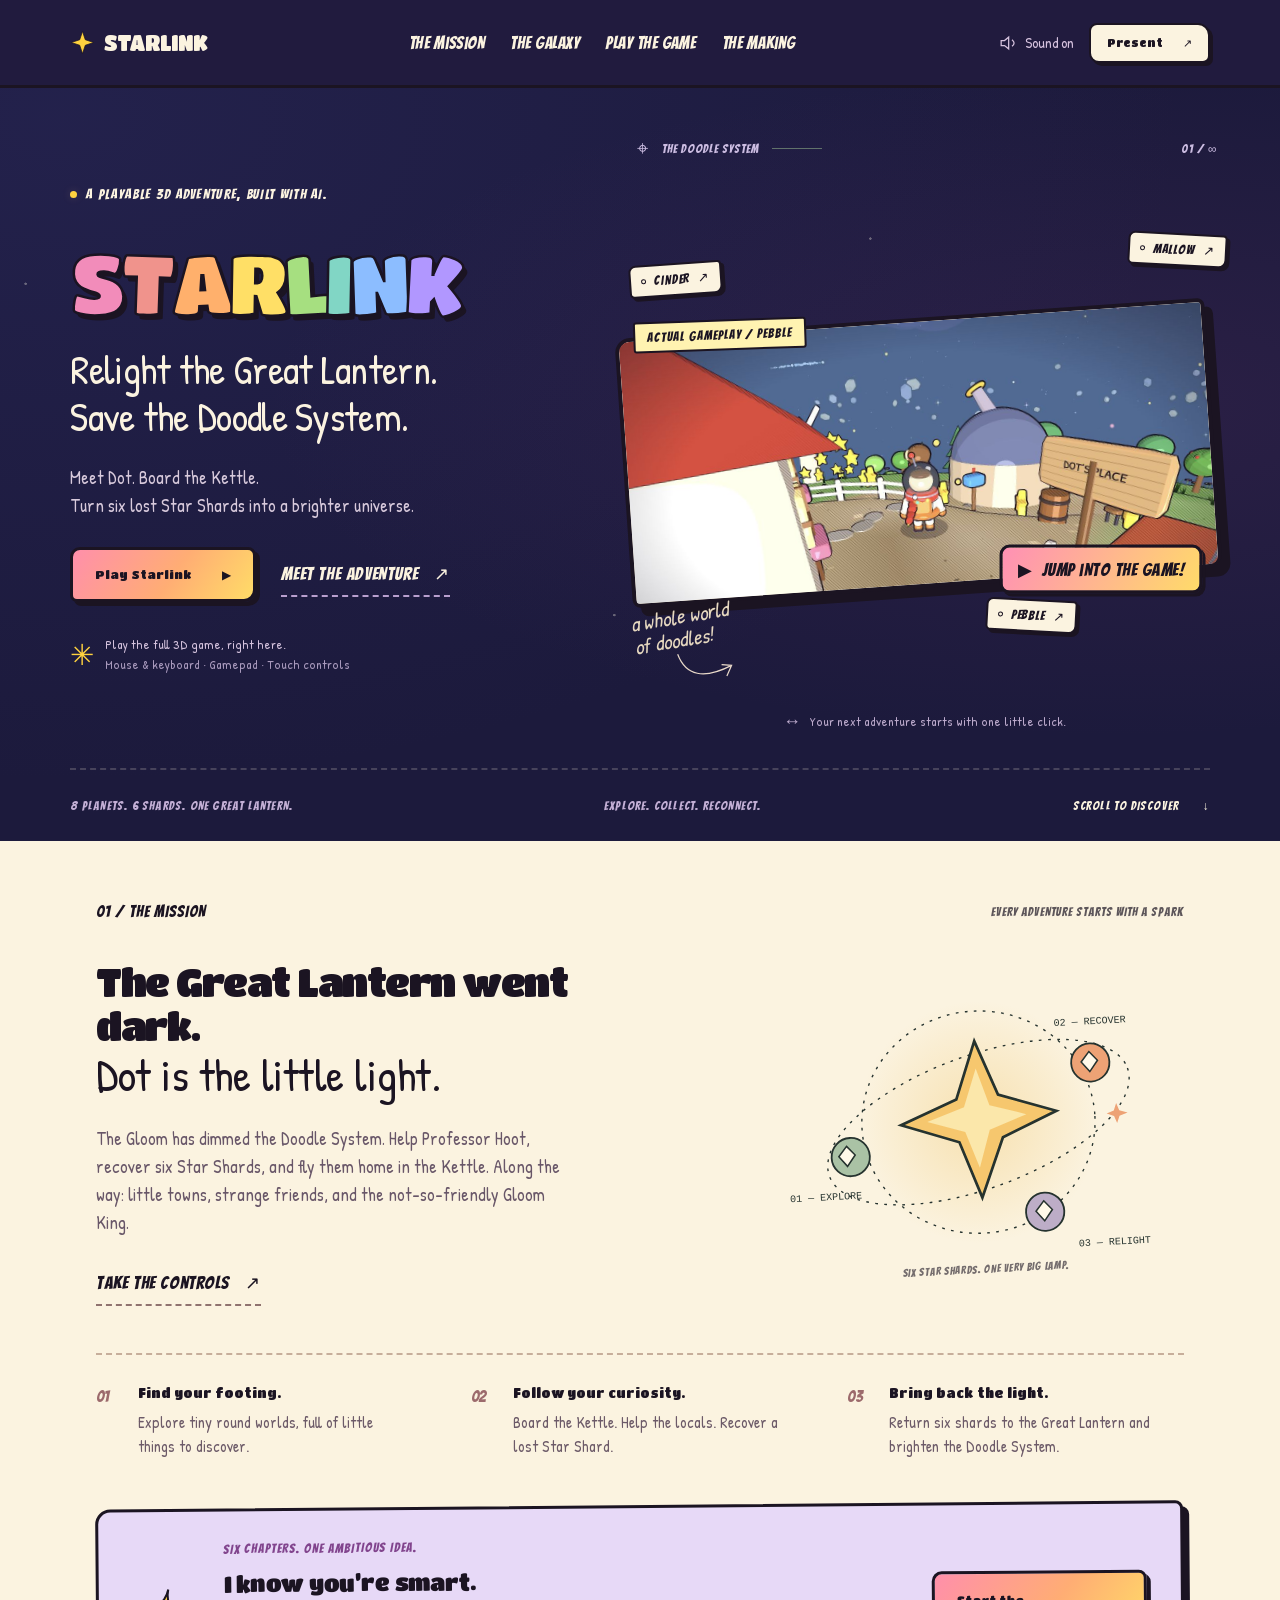
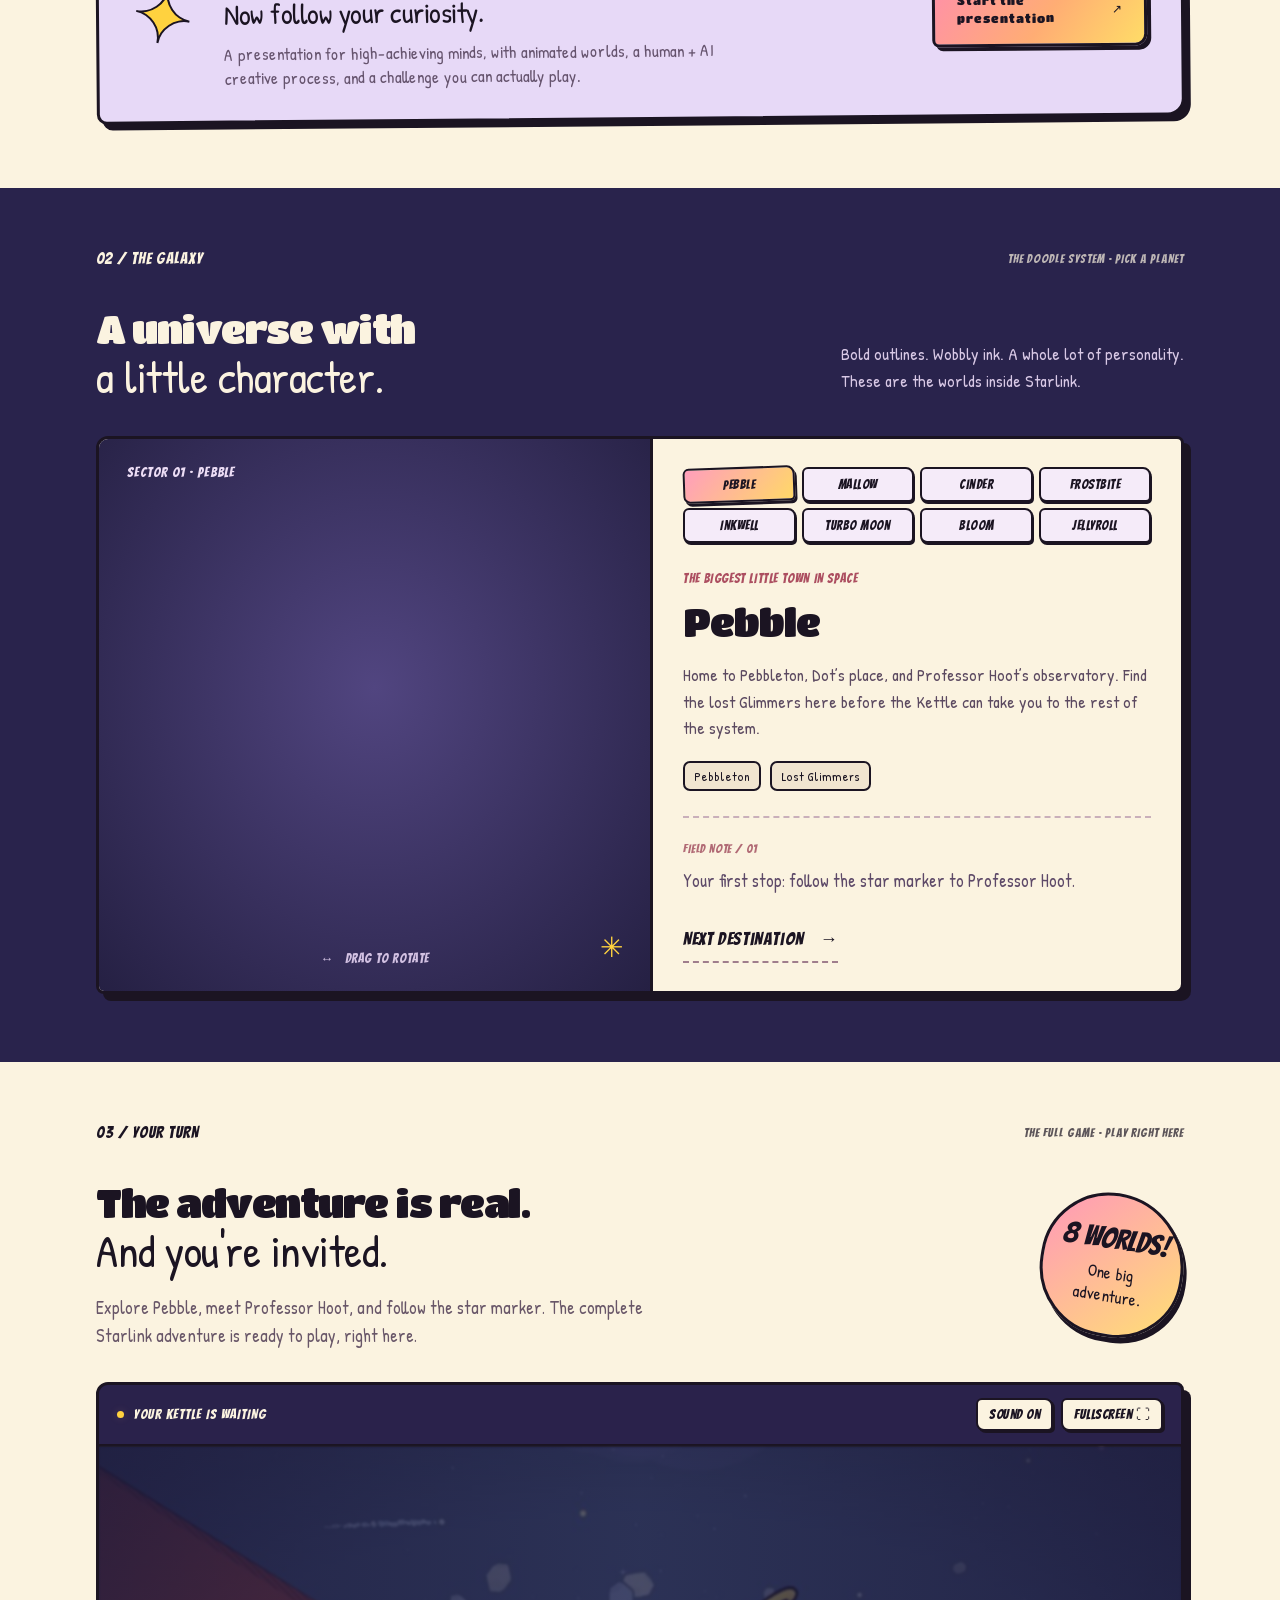
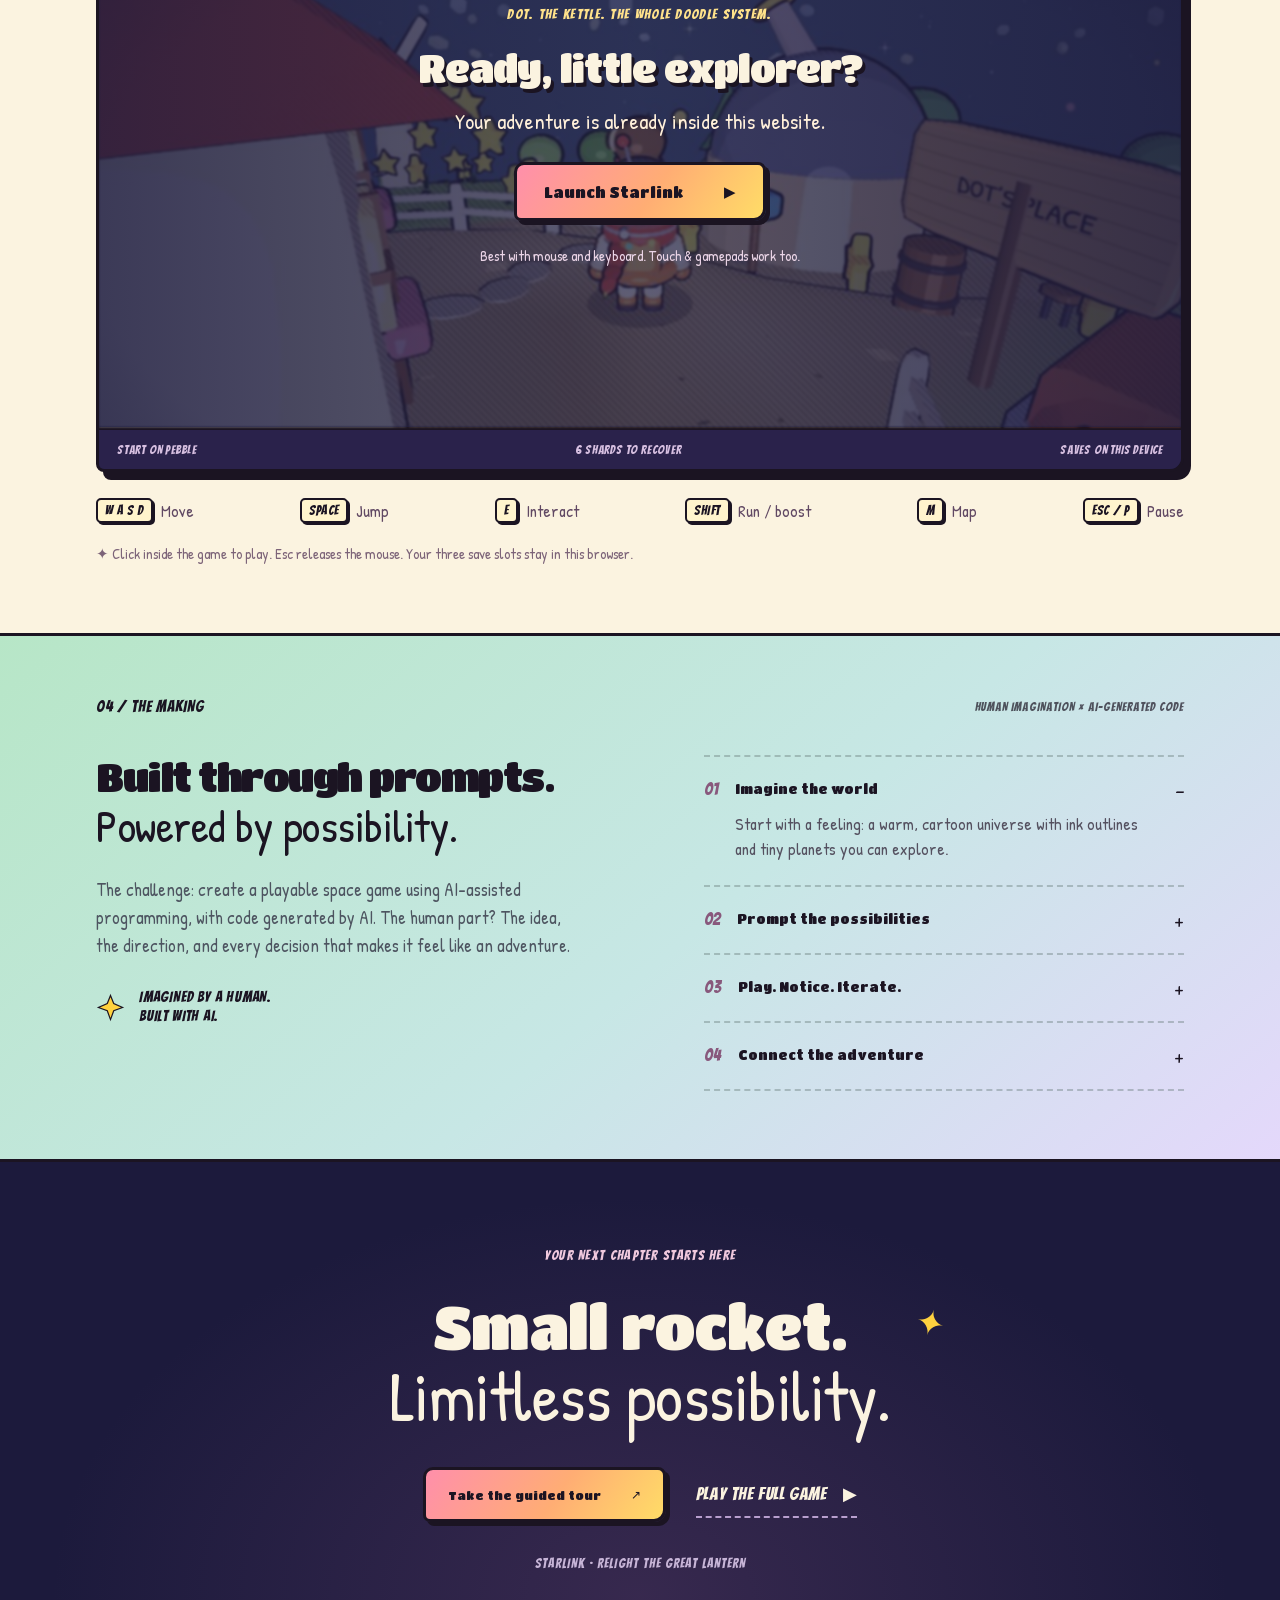
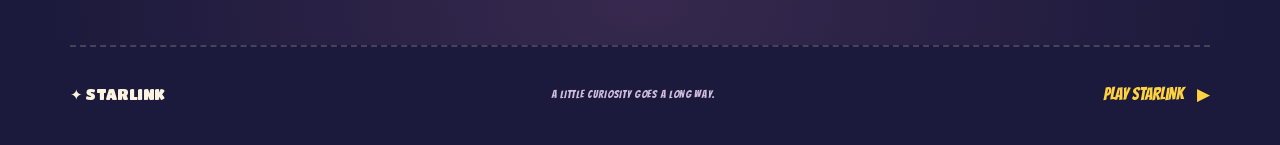
<file: index.html>
<!doctype html>
<html lang="en">
<head>
  <meta charset="UTF-8">
  <meta name="viewport" content="width=device-width, initial-scale=1.0">
  <meta name="theme-color" content="#1c1a3c">
  <meta name="description" content="Play Starlink: explore the Doodle System with Dot and the Kettle, collect six Star Shards, and relight the Great Lantern. A colorful 3D game built with AI.">
  <title>STARLINK — Play the Doodle System</title>
  <link rel="icon" href="favicon.svg" type="image/svg+xml">
  <link rel="stylesheet" href="style.css">
  <script src="app.js" defer></script>
</head>
<body>
  <a class="skip-link" href="#mission">Skip to the mission</a>
  <header class="header">
    <a class="brand" href="#home" aria-label="Starlink home"><svg viewBox="0 0 36 36" aria-hidden="true"><path d="M18 2l4 12 12 4-12 4-4 12-4-12-12-4 12-4z"/></svg>STARLINK</a>
    <nav aria-label="Main navigation"><a href="#mission">The mission</a><a href="#galaxy">The galaxy</a><a href="#play">Play the game</a><a href="#making">The making</a></nav>
    <div class="header-actions"><button class="sound-button" id="sound-toggle" aria-label="Turn ambient sound on" aria-pressed="false"><svg viewBox="0 0 24 24" aria-hidden="true"><path d="M5 9h4l5-4v14l-5-4H5z"/><path class="sound-waves" d="M18 8q5 4 0 8"/></svg><span>Sound off</span></button><button class="present-button" data-present>Present <span>↗</span></button></div>
  </header>
  <main>
    <section class="hero" id="home" aria-labelledby="hero-heading">
      <div class="hero-stars" aria-hidden="true"></div>
      <div class="hero-grid">
        <div class="hero-copy">
          <div class="eyebrow"><span class="status-dot"></span>A PLAYABLE 3D ADVENTURE, BUILT WITH AI.</div>
          <h1 id="hero-heading" class="comic-logo" aria-label="Starlink"><span style="--letter:#f28cba;--angle:-3deg">S</span><span style="--letter:#f0938c;--angle:2deg">T</span><span style="--letter:#ffb06c;--angle:-2deg">A</span><span style="--letter:#ffdf66;--angle:1deg">R</span><span style="--letter:#a6df80;--angle:-3deg">L</span><span style="--letter:#81d6c5;--angle:1deg">I</span><span style="--letter:#8cbdff;--angle:-2deg">N</span><span style="--letter:#b197ff;--angle:3deg">K</span></h1>
          <p class="hero-tagline">Relight the Great Lantern.<br>Save the Doodle System.</p>
          <p class="hero-description">Meet Dot. Board the Kettle.<br>Turn six lost Star Shards into a brighter universe.</p>
          <div class="hero-ctas"><button class="button button-peach" data-play>Play Starlink <span>▶</span></button><button class="text-link" data-present>Meet the adventure <span>↗</span></button></div>
          <div class="hero-note"><span class="tiny-star">✳</span><span>Play the full 3D game, right here.<br><b>Mouse & keyboard · Gamepad · Touch controls</b></span></div>
        </div>
        <div class="hero-art" id="hero-art">
          <canvas id="hero-canvas" aria-label="An animated illustrated galaxy with tiny planets and a patched-up rocket"></canvas>
          <div class="art-caption"><span class="crosshair">⌖</span><span>THE DOODLE SYSTEM</span><span class="caption-line"></span><span>01 / ∞</span></div>
          <button class="planet-label label-meadow" data-world-link="0"><span class="label-point"></span>PEBBLE <span>↗</span></button>
          <button class="planet-label label-ember" data-world-link="2"><span class="label-point"></span>CINDER <span>↗</span></button>
          <button class="planet-label label-moonbloom" data-world-link="1"><span class="label-point"></span>MALLOW <span>↗</span></button>
          <button class="game-snapshot" data-play aria-label="Play Starlink, shown here on Pebble"><img src="pebble-gameplay.jpg" alt="Dot in a white space suit and red scarf on Pebble, surrounded by cartoon houses and stars"><span class="snapshot-tape">ACTUAL GAMEPLAY / PEBBLE</span><span class="snapshot-play">▶ <span>Jump into the game!</span></span></button><div class="hero-orbit-note">a whole world<br>of doodles!<svg viewBox="0 0 80 50" aria-hidden="true"><path d="M2 3Q10 45 65 28m-12-3 12 3-8 12"/></svg></div>
          <div class="art-hint"><span>↔</span> Your next adventure starts with one little click.</div>
        </div>
      </div>
      <div class="hero-bottom"><span>8 PLANETS. 6 SHARDS. ONE GREAT LANTERN.</span><span>EXPLORE. COLLECT. RECONNECT.</span><a href="#mission">SCROLL TO DISCOVER <span>↓</span></a></div>
    </section>

    <section class="mission section-light" id="mission" aria-labelledby="mission-heading">
      <div class="section-heading"><span class="section-index">01 / THE MISSION</span><span class="small-label">EVERY ADVENTURE STARTS WITH A SPARK</span></div>
      <div class="mission-grid">
        <div><h2 id="mission-heading">The Great Lantern went dark.<br><em>Dot is the little light.</em></h2><p class="section-description">The Gloom has dimmed the Doodle System. Help Professor Hoot, recover six Star Shards, and fly them home in the Kettle. Along the way: little towns, strange friends, and the not-so-friendly Gloom King.</p><button class="text-link dark" id="try-mission">Take the controls <span>↗</span></button></div>
        <div class="mission-sketch" aria-hidden="true"><svg viewBox="0 0 450 300"><defs><radialGradient id="star-glow"><stop stop-color="#f1c567" stop-opacity=".4"/><stop offset="1" stop-color="#f1c567" stop-opacity="0"/></radialGradient></defs><circle cx="225" cy="145" r="133" fill="url(#star-glow)"/><g fill="none" stroke="#26332f" stroke-width="1.5" stroke-dasharray="3 7"><ellipse cx="225" cy="145" rx="174" ry="73" transform="rotate(-17 225 145)"/><ellipse cx="225" cy="145" rx="128" ry="122"/></g><path d="m225 56 23 60 63 21-60 26-26 65-22-62-63-22 62-25z" fill="#f6c76e" stroke="#26332f" stroke-width="3"/><path d="m225 86 13 41 40 12-41 15-13 41-14-40-41-13 41-14z" fill="#fbe7aa"/><g stroke="#26332f" stroke-width="2"><circle cx="83" cy="176" r="21" fill="#aac2a5"/><circle cx="351" cy="86" r="21" fill="#eda275"/><circle cx="293" cy="247" r="21" fill="#bdadc7"/></g><g fill="#fff9e9" stroke="#26332f" stroke-width="1.7"><path d="m79 164 9 10-9 12-9-11z"/><path d="m350 74 9 10-9 12-9-11z"/><path d="m292 235 9 10-9 12-9-11z"/></g><g fill="#26332f" font-size="11" font-family="monospace"><text x="14" y="222">01 — EXPLORE</text><text x="313" y="44">02 — RECOVER</text><text x="328" y="287">03 — RELIGHT</text></g><path d="m377 132 3 8 9 3-9 3-3 8-3-8-8-3 8-3z" fill="#eda275"/></svg><div class="sketch-caption">SIX STAR SHARDS. ONE VERY BIG LAMP.</div></div>
      </div>
      <div class="mission-steps"><div><span>01</span><h3>Find your footing.</h3><p>Explore tiny round worlds, full of little things to discover.</p></div><div><span>02</span><h3>Follow your curiosity.</h3><p>Board the Kettle. Help the locals. Recover a lost Star Shard.</p></div><div><span>03</span><h3>Bring back the light.</h3><p>Return six shards to the Great Lantern and brighten the Doodle System.</p></div></div>
      <div class="student-presentation-card"><div class="presentation-card-star" aria-hidden="true">✦</div><div><span class="eyebrow">SIX CHAPTERS. ONE AMBITIOUS IDEA.</span><h3>I know you’re smart.<br><em>Now follow your curiosity.</em></h3><p>A presentation for high-achieving minds, with animated worlds, a human + AI creative process, and a challenge you can actually play.</p></div><button class="button button-peach" data-present>Start the presentation <span>↗</span></button></div>
    </section>

    <section class="galaxy" id="galaxy" aria-labelledby="galaxy-heading">
      <div class="section-heading"><span class="section-index">02 / THE GALAXY</span><span class="small-label">THE DOODLE SYSTEM · PICK A PLANET</span></div>
      <div class="galaxy-heading"><h2 id="galaxy-heading">A universe with<br><em>a little character.</em></h2><p>Bold outlines. Wobbly ink. A whole lot of personality.<br>These are the worlds inside Starlink.</p></div>
      <div class="world-explorer">
        <div class="world-visual"><canvas id="world-canvas" aria-label="Interactive rotating illustration of Pebble planet. Drag to rotate."></canvas><div class="world-coordinate" id="world-coordinate">SECTOR 01 · PEBBLE</div><div class="rotate-hint">↔ &nbsp; DRAG TO ROTATE</div><div class="world-deco" aria-hidden="true">✳</div></div>
        <div class="world-info"><div class="world-tabs" role="tablist" aria-label="Planets in the game"><button role="tab" id="world-tab-0" aria-controls="world-panel" aria-selected="true" tabindex="0" data-world="0">Pebble</button><button role="tab" id="world-tab-1" aria-controls="world-panel" aria-selected="false" tabindex="-1" data-world="1">Mallow</button><button role="tab" id="world-tab-2" aria-controls="world-panel" aria-selected="false" tabindex="-1" data-world="2">Cinder</button><button role="tab" id="world-tab-3" aria-controls="world-panel" aria-selected="false" tabindex="-1" data-world="3">Frostbite</button><button role="tab" id="world-tab-4" aria-controls="world-panel" aria-selected="false" tabindex="-1" data-world="4">Inkwell</button><button role="tab" id="world-tab-5" aria-controls="world-panel" aria-selected="false" tabindex="-1" data-world="5">Turbo Moon</button><button role="tab" id="world-tab-6" aria-controls="world-panel" aria-selected="false" tabindex="-1" data-world="6">Bloom</button><button role="tab" id="world-tab-7" aria-controls="world-panel" aria-selected="false" tabindex="-1" data-world="7">Jellyroll</button></div><div id="world-panel" role="tabpanel" aria-labelledby="world-tab-0"><div class="eyebrow" id="world-type">THE PLACE YOU CALL HOME</div><h3 id="world-name">Pebble</h3><p id="world-description">Home to Pebbleton, Dot’s place, and Professor Hoot’s observatory. Find the lost Glimmers here before the Kettle can take you to the rest of the system.</p><div class="world-traits" id="world-traits"><span>Pebbleton</span><span>Lost Glimmers</span></div><div class="world-field-note"><span>FIELD NOTE / 01</span><p id="world-note">“Even the smallest planet can be the start of something enormous.”</p></div></div><button class="text-link" id="next-world">Next destination <span>→</span></button></div>
      </div>
    </section>

    <section class="play-section section-light" id="play" aria-labelledby="play-heading">
      <div class="section-heading"><span class="section-index">03 / YOUR TURN</span><span class="small-label">THE FULL GAME · PLAY RIGHT HERE</span></div>
      <div class="play-heading"><div><h2 id="play-heading">The adventure is real.<br><em>And you're invited.</em></h2><p class="section-description">Explore Pebble, meet Professor Hoot, and follow the star marker. The complete Starlink adventure is ready to play, right here.</p></div><div class="play-sticker">8 worlds!<br><span>One big adventure.</span></div></div>
      <div class="game-shell" id="game-shell"><div class="game-toolbar"><span class="game-status"><span class="status-dot"></span><span id="game-status" aria-live="polite">YOUR KETTLE IS WAITING</span></span><div class="game-tools"><button id="game-pause" class="chip-button" hidden>Pause game</button><button id="game-sound" class="chip-button" aria-pressed="true">Sound on</button><button id="game-fullscreen" class="chip-button">Fullscreen ⛶</button></div></div>
        <div class="game-stage" id="game-stage"><iframe id="game-frame" title="Starlink — the full playable 3D game" allow="autoplay; fullscreen; gamepad" allowfullscreen hidden></iframe>
          <div class="game-cover" id="game-cover"><img src="pebble-gameplay.jpg" alt="A real scene from Starlink on the planet Pebble"><div class="game-cover-copy"><span class="eyebrow">DOT. THE KETTLE. THE WHOLE DOODLE SYSTEM.</span><h3>Ready, little explorer?</h3><p>Your adventure is already inside this website.</p><button class="button button-peach" id="launch-game">Launch Starlink <span>▶</span></button><small>Best with mouse and keyboard. Touch & gamepads work too.</small></div></div>
          <div class="game-loading" id="game-loading" hidden><span class="loading-star">✦</span><h3>Inking the planets...</h3><p id="game-loading-message">Waking up the townsfolk and tuning the jazz band.</p><button class="button button-peach" id="retry-game" hidden>Try again ↻</button></div>
        </div>
        <div class="game-infobar"><span id="game-location">START ON PEBBLE</span><span id="game-progress" aria-live="polite">6 SHARDS TO RECOVER</span><span>SAVES ON THIS DEVICE</span></div>
      </div>
      <div class="control-strip"><span><kbd>W A S D</kbd> Move</span><span><kbd>SPACE</kbd> Jump</span><span><kbd>E</kbd> Interact</span><span><kbd>SHIFT</kbd> Run / boost</span><span><kbd>M</kbd> Map</span><span><kbd>ESC / P</kbd> Pause</span></div>
      <p class="game-note">✦ Click inside the game to play. Esc releases the mouse. Your three save slots stay in this browser.</p>
    </section>

    <section class="making" id="making" aria-labelledby="making-heading">
      <div class="section-heading"><span class="section-index">04 / THE MAKING</span><span class="small-label">HUMAN IMAGINATION × AI-GENERATED CODE</span></div>
      <div class="making-grid"><div><h2 id="making-heading">Built through prompts.<br><em>Powered by possibility.</em></h2><p class="section-description">The challenge: create a playable space game using AI-assisted programming, with code generated by AI. The human part? The idea, the direction, and every decision that makes it feel like an adventure.</p><div class="making-stamp"><svg viewBox="0 0 36 36" aria-hidden="true"><path d="m18 3 4 10 11 5-11 4-4 11-4-11-11-4 11-5z"/></svg><span>IMAGINED BY A HUMAN.<br>BUILT WITH AI.</span></div></div><div class="process"><button class="process-item active" data-process="0" aria-expanded="true"><span class="process-number">01</span><span><b>Imagine the world</b><span class="process-body">Start with a feeling: a warm, cartoon universe with ink outlines and tiny planets you can explore.</span></span><i>−</i></button><button class="process-item" data-process="1" aria-expanded="false"><span class="process-number">02</span><span><b>Prompt the possibilities</b><span class="process-body">Describe movement, environments, missions, and atmosphere. Turn the creative direction into AI-generated code.</span></span><i>+</i></button><button class="process-item" data-process="2" aria-expanded="false"><span class="process-number">03</span><span><b>Play. Notice. Iterate.</b><span class="process-body">Try the build. Notice what feels right and what needs work. Guide improvements through the next prompt.</span></span><i>+</i></button><button class="process-item" data-process="3" aria-expanded="false"><span class="process-number">04</span><span><b>Connect the adventure</b><span class="process-body">Bring exploration, rocket flight, and the Great Lantern mission together into one coherent 3D game. Play it right here in the website.</span></span><i>+</i></button></div></div>
    </section>

    <section class="final-section"><span class="eyebrow">YOUR NEXT CHAPTER STARTS HERE</span><h2>Small rocket.<br><em>Limitless possibility.</em><span aria-hidden="true">✦</span></h2><div class="final-actions"><button class="button button-peach" data-present>Take the guided tour <span>↗</span></button><button class="text-link" data-play>Play the full game <span>▶</span></button></div><p>STARLINK · RELIGHT THE GREAT LANTERN</p></section>
  </main>
  <footer><a class="brand" href="#home">✦ STARLINK</a><span>A LITTLE CURIOSITY GOES A LONG WAY.</span><button data-play>Play Starlink <span>▶</span></button></footer>

  <dialog id="presentation" aria-labelledby="presentation-title">
    <div class="presentation-top"><a class="brand" href="#">✦ STARLINK</a><span id="tour-chapter">01 / HELLO, CURIOUS MINDS</span><div><button id="fullscreen-button" class="icon-button" aria-label="Enter fullscreen presentation">⛶</button><button id="close-presentation" class="icon-button" aria-label="Close presentation">✕</button></div></div>
    <div class="presentation-main"><div class="presentation-copy"><span class="eyebrow" id="tour-eyebrow">TO THE 4.0 CROWD: BRING YOUR CURIOSITY.</span><h2 id="presentation-title">I know you’re smart.<br><em>Now follow your curiosity.</em></h2><p id="tour-body">You’re used to aiming high. Here’s a different kind of challenge: take one “what if?”, turn it into a universe, and invite everyone else inside. This is Starlink.</p><div class="tour-world-choices" id="tour-worlds" role="group" aria-label="Choose a planet to preview" hidden><button data-tour-world="0" aria-pressed="true">Pebble</button><button data-tour-world="1" aria-pressed="false">Mallow</button><button data-tour-world="2" aria-pressed="false">Cinder</button><button data-tour-world="3" aria-pressed="false">Frostbite</button><button data-tour-world="4" aria-pressed="false">Inkwell</button><button data-tour-world="5" aria-pressed="false">Turbo Moon</button><button data-tour-world="6" aria-pressed="false">Bloom</button><button data-tour-world="7" aria-pressed="false">Jellyroll</button></div><button class="button button-peach" id="tour-cta">Start with a what-if <span>→</span></button><details class="speaker-notes"><summary>Presenter notes</summary><p id="speaker-note"></p></details></div><div class="tour-art"><canvas id="tour-canvas" aria-label="Animated Starlink universe"></canvas><span class="tour-art-note" id="tour-art-note" aria-live="polite">A SMALL ROCKET. AN AMBITIOUS IDEA.</span></div></div>
    <div class="presentation-bottom"><div class="tour-dots" aria-label="Presentation chapters"><button data-chapter="0" aria-label="Chapter 1: Hello, curious minds" aria-current="step">01 <span>HELLO</span></button><button data-chapter="1" aria-label="Chapter 2: The what-if">02 <span>WHAT IF</span></button><button data-chapter="2" aria-label="Chapter 3: Pick your planet">03 <span>WORLDS</span></button><button data-chapter="3" aria-label="Chapter 4: A reason to explore">04 <span>MISSION</span></button><button data-chapter="4" aria-label="Chapter 5: The building mindset">05 <span>MAKING</span></button><button data-chapter="5" aria-label="Chapter 6: Your turn">06 <span>YOUR TURN</span></button></div><div class="tour-navigation"><span>← → TO NAVIGATE</span><button id="tour-prev" class="icon-button" aria-label="Previous chapter">←</button><button id="tour-next" class="icon-button" aria-label="Next chapter">→</button></div></div>
  </dialog>

  <div id="toast" role="status" aria-live="polite"></div>
</body>
</html>
</file>
<file: style.css>
:root{--night:#101b23;--night-light:#18262e;--cream:#f3efdf;--ink:#25332e;--peach:#f3b386;--sage:#aac3a4;--gold:#efc46e;--muted:#a5ada9;--line:rgba(243,239,223,.15);--serif:Georgia,'Times New Roman',serif;--sans:'DM Sans',Arial,sans-serif;--display:'Space Grotesk',Arial,sans-serif}*{box-sizing:border-box}html{scroll-behavior:smooth;scroll-padding-top:90px}body{margin:0;background:var(--night);color:var(--cream);font-family:var(--sans);font-size:16px;-webkit-font-smoothing:antialiased}button,input{font:inherit}button,a{-webkit-tap-highlight-color:transparent}button{cursor:pointer}button:focus-visible,a:focus-visible,canvas:focus-visible,input:focus-visible{outline:2px solid var(--peach);outline-offset:5px}button{color:inherit}a{color:inherit;text-decoration:none}button:disabled{opacity:.35;cursor:default}svg{display:block}::selection{background:var(--peach);color:var(--night)}.skip-link{position:fixed;z-index:100;left:12px;top:-60px;background:var(--cream);color:var(--night);padding:12px}.skip-link:focus{top:12px}.header{height:94px;padding:0 max(5.5vw,24px);display:flex;align-items:center;justify-content:space-between;border-bottom:1px solid var(--line);position:relative;z-index:3;background:var(--night)}.brand{display:flex;align-items:center;gap:9px;font-family:var(--display);font-weight:700;font-size:23px;letter-spacing:-1.1px}.brand svg{width:25px;height:25px;fill:var(--peach)}.brand-dot{font:10px var(--sans);align-self:flex-start;margin-top:4px;margin-left:-5px}.header nav{display:flex;gap:32px;font-size:13px}.header nav a{padding:12px 0;position:relative;color:#d2d6cc}.header nav a:after{content:'';position:absolute;bottom:4px;left:0;right:100%;height:1px;background:var(--peach);transition:right .2s}.header nav a:hover:after{right:0}.header-actions{display:flex;align-items:center;gap:22px}.sound-button{border:0;background:none;display:flex;gap:8px;align-items:center;padding:8px 0;font-size:11px;color:#b4bdb7}.sound-button svg{width:17px;fill:none;stroke:currentColor;stroke-width:1.5}.sound-button:not([aria-pressed=true]) .sound-waves{opacity:.25}.present-button{background:transparent;border:1px solid #738079;border-radius:4px;padding:11px 16px;font-size:12px;display:flex;gap:28px;align-items:center}.present-button:hover{border-color:var(--peach);color:var(--peach)}.hero{position:relative;overflow:hidden;padding:0 max(5.5vw,24px);max-width:1800px;margin:auto}.hero-stars{position:absolute;inset:0;pointer-events:none;opacity:.35;background-image:radial-gradient(circle at 2% 26%,#f3efdf 0 1px,transparent 1.5px),radial-gradient(circle at 48% 70%,#f3efdf 0 1px,transparent 1.5px),radial-gradient(circle at 68% 20%,#f3efdf 0 1px,transparent 1.5px),radial-gradient(circle at 93% 64%,#f3efdf 0 1px,transparent 1.5px)}.hero-grid{min-height:665px;display:grid;grid-template-columns:47% 53%;align-items:center;position:relative}.hero-copy{position:relative;z-index:1;padding:46px 0 42px}.eyebrow,.section-index,.small-label,.art-caption,.hero-bottom,.world-coordinate,.rotate-hint,.sketch-caption,.flight-topbar,.flight-controls,.flight-legend,.world-field-note>span,.final-section>p,footer>span,.making-stamp,.tour-art-note,.presentation-top>span,.tour-dots,.tour-navigation>span{font-family:var(--display);font-size:10px;letter-spacing:1.5px;font-weight:500}.eyebrow{display:flex;align-items:center;gap:9px}.status-dot{width:6px;height:6px;border-radius:50%;display:inline-block;background:var(--peach);box-shadow:0 0 9px #f3b38630;flex:none}.hero h1{position:relative;font-family:var(--display);font-size:clamp(64px,7.45vw,110px);font-weight:700;letter-spacing:-7px;line-height:.98;margin:34px 0 22px;width:max-content}.title-star{font-family:var(--serif);font-size:29px;position:absolute;top:-17px;right:-32px;color:var(--peach);transform:rotate(18deg)}.hero-tagline{font-family:var(--serif);font-style:italic;font-size:clamp(30px,3.4vw,50px);letter-spacing:-1.6px;line-height:1.12;margin:0 0 25px}.hero-description{font-size:14px;line-height:1.8;color:#bfc6bd;margin:0 0 29px}.hero-ctas{display:flex;gap:23px;align-items:center}.button{border:0;border-radius:4px;padding:17px 21px;display:inline-flex;align-items:center;justify-content:space-between;gap:38px;font-size:13px;font-weight:600;transition:background .2s,transform .2s}.button:hover{transform:translateY(-2px)}.button-peach{background:var(--peach);color:var(--night)}.button-peach:hover{background:#f8c8a5}.text-link{border:0;background:none;padding:10px 0;border-bottom:1px solid #6c7a73;font-size:12px;font-weight:500;display:inline-flex;gap:19px;align-items:center;line-height:1.3}.text-link:hover{color:var(--peach);border-color:var(--peach)}.hero-note{display:flex;gap:11px;align-items:center;font-size:10px;line-height:1.8;color:#9ca9a2;margin-top:37px}.hero-note b{font-weight:400;color:#7e9087}.tiny-star{font-size:25px;color:var(--peach)}.hero-art{position:relative;width:calc(100% + 45px);height:610px;margin-left:-12px}.hero-art canvas{width:100%;height:100%;display:block}.art-caption{position:absolute;top:14px;left:20px;right:15px;display:flex;align-items:center;gap:13px;color:#9baba4;font-size:9px;letter-spacing:1.3px}.crosshair{font-size:20px}.caption-line{height:1px;width:50px;background:#61726b}.art-caption>span:last-child{margin-left:auto}.planet-label{position:absolute;display:flex;align-items:center;gap:8px;font-family:var(--display);font-size:9px;letter-spacing:1px;border:0;background:var(--night);padding:7px 10px;border-radius:2px;color:#d8dfd2}.planet-label:hover{color:var(--peach)}.label-point{width:5px;height:5px;border:1px solid var(--cream);border-radius:50%}.label-meadow{left:57%;top:72%}.label-ember{left:7%;top:33%}.label-moonbloom{right:4%;top:25%}.hero-orbit-note{position:absolute;left:3%;bottom:16%;font-family:var(--serif);font-size:18px;font-style:italic;line-height:1.1;color:#b1b8a7;transform:rotate(-10deg)}.hero-orbit-note svg{width:65px;margin-left:40px;fill:none;stroke:#99a58f;stroke-width:1.5}.art-hint{position:absolute;bottom:6px;left:50%;white-space:nowrap;transform:translateX(-50%);font-size:9px;color:#8c9e93;display:flex;align-items:center;gap:8px}.art-hint span{font-size:18px}.hero-bottom{display:flex;justify-content:space-between;align-items:center;height:73px;border-top:1px solid var(--line);font-size:9px;color:#98a79c;letter-spacing:1.6px}.hero-bottom a{color:#ccd3c4}.hero-bottom a span{margin-left:20px}.section-light{background:var(--cream);color:var(--ink)}.mission,.galaxy,.flight-section,.making{padding:70px max(7.5vw,28px) 75px}.section-heading{display:flex;justify-content:space-between;align-items:center;gap:20px;margin-bottom:48px}.section-index{font-size:10px}.small-label{font-size:9px;opacity:.58;letter-spacing:1.2px}.mission-grid{display:grid;grid-template-columns:58% 42%;align-items:center;gap:25px}h2{font-family:var(--display);font-size:clamp(32px,3.6vw,52px);font-weight:500;line-height:1.08;letter-spacing:-2.6px;margin:0 0 25px}h2 em{font-family:var(--serif);font-weight:400;letter-spacing:-1.8px;line-height:1.2}.section-description{max-width:455px;font-size:14px;line-height:1.85;color:#526157}.dark{color:var(--ink);border-color:#879184;margin-top:6px}.dark:hover{color:#945432;border-color:#945432}.mission-sketch{max-width:390px;justify-self:end;transform:rotate(-3deg);width:100%}.mission-sketch svg{width:100%}.sketch-caption{text-align:center;opacity:.6;font-size:8px}.mission-steps{margin-top:47px;padding-top:29px;display:grid;grid-template-columns:repeat(3,1fr);border-top:1px solid #cfd3c0;gap:45px}.mission-steps>div{display:grid;grid-template-columns:30px 1fr;gap:0 12px}.mission-steps>div>span{grid-row:span 2;font-family:var(--display);font-size:11px;color:#778473;padding-top:4px}.mission-steps h3{font-size:15px;font-weight:600;margin:0 0 8px;letter-spacing:-.3px}.mission-steps p{font-size:12px;line-height:1.7;margin:0;color:#687467;max-width:270px}.galaxy{background:#16232a}.galaxy-heading{display:flex;justify-content:space-between;gap:35px;align-items:flex-end;margin-bottom:33px}.galaxy-heading h2{margin:0}.galaxy-heading p{font-size:12px;line-height:1.9;color:#a9b8ac;margin-bottom:8px}.world-explorer{border:1px solid #3e4b45;display:grid;grid-template-columns:57% 43%;border-radius:5px;overflow:hidden;min-height:460px}.world-visual{position:relative;background:#1d2c32;overflow:hidden;min-height:460px;border-right:1px solid #3e4b45}.world-visual canvas{width:100%;height:100%;display:block;position:absolute;inset:0;cursor:grab;touch-action:pan-y}.world-visual canvas:active{cursor:grabbing}.world-coordinate{position:absolute;top:26px;left:28px;font-size:9px;color:#a2b29f}.rotate-hint{position:absolute;bottom:25px;left:50%;transform:translateX(-50%);font-size:9px;color:#99ab9c;white-space:nowrap}.world-deco{position:absolute;bottom:25px;right:27px;color:#778e7d;font-size:28px}.world-info{padding:34px 38px;display:flex;flex-direction:column;align-items:flex-start}.world-tabs{display:flex;gap:9px;margin-bottom:31px}.world-tabs button{display:flex;gap:9px;align-items:center;background:none;border:1px solid #536057;border-radius:3px;font:11px var(--display);padding:9px 13px;color:#92a399}.world-tabs button[aria-selected=true]{background:var(--cream);border-color:var(--cream);color:var(--night)}.world-dot{width:9px;height:9px;border-radius:50%;border:1px solid #354038}.meadow-dot{background:var(--sage)}.ember-dot{background:var(--peach)}.moonbloom-dot{background:#b4a4c8}.world-info .eyebrow{font-size:9px;letter-spacing:1.3px;color:#b8c3ad}.world-info h3{font-family:var(--serif);font-weight:400;font-size:52px;letter-spacing:-1.8px;margin:8px 0 14px}.world-info p{font-size:12px;line-height:1.8;color:#a9b7a9;margin:0;max-width:330px}.world-traits{display:flex;flex-wrap:wrap;gap:7px;margin:19px 0 25px}.world-traits span{border:1px solid #46564b;border-radius:25px;font-size:9px;padding:7px 10px;color:#c7d0bd}.world-field-note{border-top:1px solid #3a4c40;padding-top:20px;margin-bottom:23px}.world-field-note>span{font-size:8px;color:#859c8c}.world-field-note p{font-family:var(--serif);font-style:italic;font-size:14px;line-height:1.5;margin-top:8px;color:#c8d0bf}.world-info>.text-link{margin-top:auto}.flight-heading{display:flex;align-items:flex-end;justify-content:space-between;gap:30px;margin-bottom:30px}.flight-heading h2{margin-bottom:20px}.flight-heading .section-description{margin-bottom:0}.flight-legend{display:flex;flex-direction:column;gap:14px;padding-bottom:9px;font-size:9px;letter-spacing:1px;white-space:nowrap}.flight-legend>span{display:flex;align-items:center;gap:11px}.flight-legend i{font-size:25px;font-style:normal;color:#96753c;line-height:1}.flight-shell{position:relative;background:var(--night);height:490px;border-radius:6px;overflow:hidden;isolation:isolate;border:1px solid #27382e}.flight-shell canvas{width:100%;height:100%;display:block;touch-action:pan-y}.flight-shell.is-playing canvas{touch-action:none}.flight-topbar{position:absolute;top:0;left:0;right:0;display:flex;align-items:center;gap:19px;padding:23px 27px;font-size:9px;color:#c5d0b8;pointer-events:none}.flight-status{display:flex;align-items:center;gap:9px}.lens-count{margin-left:auto;display:flex;align-items:center;gap:6px;letter-spacing:1px}.lens-count>span{font-size:22px;color:#596b5b}.lens-count>span.collected{color:var(--gold);text-shadow:0 0 12px #f6d07870}.lens-count b{font-weight:400;font-size:8px;margin-left:10px}.icon-button{display:grid;place-items:center;width:34px;height:34px;font-size:20px;border:1px solid #657667;border-radius:50%;background:none;color:var(--cream);line-height:1;pointer-events:auto}.icon-button:hover{background:#ffffff10}.flight-topbar .icon-button{width:29px;height:29px;font-size:22px}.flight-start,.flight-win{position:absolute;inset:0;display:flex;align-items:center;justify-content:center;flex-direction:column;text-align:center;background:linear-gradient(90deg,#101b23bb,#101b2355,#101b23bb);color:var(--cream);padding:50px 25px}.flight-start[hidden],.flight-win[hidden],.flight-controls[hidden],.touch-boost[hidden]{display:none}.flight-start .eyebrow,.flight-win .eyebrow{font-size:9px;color:var(--peach);margin-bottom:22px}.flight-start h3{font-family:var(--serif);font-size:39px;font-style:italic;font-weight:400;letter-spacing:-1px;margin:0 0 10px}.flight-start p,.flight-win p{font-size:12px;color:#bfcbb6;margin:0 0 23px;line-height:1.6}.flight-start small{font-size:9px;color:#a2b39e;margin-top:20px;line-height:1.9}.flight-win{background:#101b2399;backdrop-filter:blur(3px)}.flight-win h3{font-family:var(--display);font-size:48px;line-height:1.1;font-weight:500;letter-spacing:-2px;margin:0 0 20px}.flight-win h3 em{font-family:var(--serif);font-weight:400}.win-actions{display:flex;gap:27px;align-items:center}.flight-controls{position:absolute;left:27px;right:27px;bottom:21px;display:flex;align-items:center;gap:20px;color:#a3b299;font-size:8px;pointer-events:none;letter-spacing:1px}.flight-controls>span{display:flex;align-items:center;gap:4px}kbd{border:1px solid #607359;border-radius:3px;padding:4px 5px;font:9px var(--display);color:#d7e0c9}.flight-controls>span:last-child{margin-left:auto;font-family:var(--sans);letter-spacing:0;font-size:10px;color:#d1dbc4}.touch-boost{position:absolute;bottom:20px;right:20px;border:1px solid var(--peach);background:#101b23d9;border-radius:4px;padding:12px;color:var(--peach);font-size:10px;touch-action:none}.demo-disclaimer{display:flex;align-items:center;gap:10px;font-size:10px;color:#7b8577;line-height:1.5;margin-top:16px}.demo-disclaimer>span{font-size:19px;color:#9f7650}.making{background:#a9bea0;color:var(--ink)}.making-grid{display:grid;grid-template-columns:55% 45%;gap:55px}.making .section-description{color:#455641}.making-stamp{display:flex;align-items:center;gap:14px;font-size:9px;line-height:1.5;letter-spacing:1px;margin-top:28px}.making-stamp svg{width:29px;fill:none;stroke:var(--ink);stroke-width:1.5}.process{padding-right:45px}.process-item{display:flex;gap:17px;width:100%;border:0;border-bottom:1px solid #7f9775;background:none;text-align:left;color:var(--ink);padding:23px 0}.process-item:first-child{border-top:1px solid #7f9775}.process-number{font:10px var(--display);padding-top:4px;color:#54694b}.process-item>span:nth-child(2){flex:1}.process-item b{display:block;font-size:15px;font-weight:500;letter-spacing:-.3px}.process-item i{font-style:normal;font-size:20px;line-height:1}.process-body{font-size:12px;line-height:1.8;color:#4c6144;margin-top:12px;display:none}.active .process-body{display:block}.final-section{padding:85px 25px 62px;text-align:center;overflow:hidden}.final-section>.eyebrow{justify-content:center;color:#a0b499;font-size:9px}.final-section h2{font-size:clamp(38px,5.3vw,77px);line-height:1.03;margin:30px 0 32px;letter-spacing:-3px;position:relative;display:inline-block}.final-section h2>span{position:absolute;right:-53px;top:10px;font-size:35px;color:var(--peach);transform:rotate(15deg)}.final-actions{display:flex;justify-content:center;gap:30px;align-items:center}.final-section>p{margin-top:35px;font-size:8px;color:#879d84}footer{margin:0 max(5.5vw,24px);border-top:1px solid var(--line);padding:27px 0 31px;display:flex;align-items:center;justify-content:space-between;gap:25px}footer .brand{font-size:17px;letter-spacing:-.6px}footer>span{font-size:8px;color:#a6b19e}footer>button{border:0;background:none;font-size:10px;color:#afbea5;padding:10px 0}footer>button>span{margin-left:10px}dialog{border:0;padding:0;color:var(--cream);background:var(--night)}dialog::backdrop{background:#071014dd;backdrop-filter:blur(5px)}#presentation{max-width:none;max-height:none;width:100vw;height:100dvh;margin:0;overflow:auto}#presentation[open]{display:flex;flex-direction:column}body.modal-open{overflow:hidden}.presentation-top{display:flex;align-items:center;justify-content:space-between;padding:25px 5vw;border-bottom:1px solid var(--line);gap:20px}.presentation-top>span{font-size:9px;color:#b7c4ac}.presentation-top>div{display:flex;gap:10px}.presentation-main{flex:1;display:grid;grid-template-columns:48% 52%;align-items:center;padding:10px 5vw;min-height:440px}.presentation-copy{padding:30px 0;max-width:650px}.presentation-copy>.eyebrow{color:var(--peach);margin-bottom:30px}.presentation-copy h2{font-size:clamp(38px,5.1vw,77px);letter-spacing:-3px}.presentation-copy>p{font-size:15px;line-height:1.8;color:#b5c3ac;max-width:460px;margin-bottom:28px}.tour-art{height:100%;min-height:420px;position:relative}.tour-art canvas{width:100%;height:100%;position:absolute;inset:0}.tour-art-note{position:absolute;left:0;bottom:25px;right:0;text-align:center;font-size:8px;color:#a0b499}.presentation-bottom{display:flex;align-items:center;justify-content:space-between;padding:20px 5vw;border-top:1px solid var(--line);gap:20px}.tour-dots{display:flex;gap:25px}.tour-dots button{border:0;background:none;display:flex;align-items:center;gap:8px;font:11px var(--display);padding:12px 0;color:#789176;border-bottom:1px solid transparent}.tour-dots button>span{font-size:8px;letter-spacing:1px}.tour-dots button[aria-current=step]{color:var(--peach);border-bottom-color:var(--peach)}.tour-navigation{display:flex;align-items:center;gap:10px}.tour-navigation>span{font-size:8px;color:#81927b;margin-right:15px}#settings{width:450px;max-width:calc(100vw - 32px);border:1px solid #52654b;border-radius:7px;padding:30px}#settings-form{display:flex;flex-direction:column;align-items:stretch}.settings-header{display:flex;align-items:center;justify-content:space-between;margin-bottom:21px}.settings-header .eyebrow{font-size:9px;color:var(--peach)}#settings h2{font:italic 36px var(--serif);letter-spacing:-1px;margin-bottom:7px}#settings p{font-size:12px;line-height:1.8;color:#a9baa0}#settings label{font-size:11px;margin:14px 0 10px}#settings input{border:1px solid #5d6f54;background:#1c2d30;color:var(--cream);padding:14px;border-radius:3px;font-size:12px;width:100%}#settings input::placeholder{color:#71876c}#settings-error{min-height:25px;color:var(--peach);padding-top:6px;font-size:11px}#settings .button{margin-top:5px}.settings-note{border-top:1px solid var(--line);padding-top:17px;margin-top:23px}#toast{position:fixed;z-index:10;bottom:30px;left:50%;transform:translate(-50%,20px);background:var(--cream);color:var(--night);padding:14px 23px;border-radius:4px;font-size:12px;opacity:0;pointer-events:none;transition:.3s;box-shadow:0 8px 40px #0005;width:max-content;max-width:calc(100vw - 32px)}#toast.visible{opacity:1;transform:translate(-50%,0)}
@media(min-width:1600px){.hero-grid{min-height:740px}.hero-art{height:660px}.hero h1{font-size:120px}.hero-tagline{font-size:53px}.mission,.galaxy,.flight-section,.making{padding-left:max(calc((100vw - 1300px)/2),7.5vw);padding-right:max(calc((100vw - 1300px)/2),7.5vw)}}
@media(max-width:1100px){.header{padding:0 4vw}.header nav{gap:22px}.header-actions{gap:15px}.sound-button span{display:none}.hero{padding:0 4vw}.hero-grid{min-height:630px;grid-template-columns:48% 52%}.hero h1{letter-spacing:-5px}.hero-tagline{font-size:38px}.hero-art{height:560px}.hero-ctas{gap:17px;flex-wrap:wrap}.hero-note{margin-top:24px}.mission,.galaxy,.flight-section,.making{padding:60px 5vw}.world-info{padding:27px}.world-explorer{grid-template-columns:52% 48%}.making-grid{gap:30px}.process{padding-right:0}.tour-dots{gap:16px}.tour-navigation>span{display:none}}
@media(max-width:760px){html{scroll-padding-top:20px}.header{height:75px;padding:0 24px}.brand{font-size:20px}.header nav{display:none}.header-actions{gap:17px}.present-button{padding:9px 12px;gap:16px}.hero{padding:0 24px}.hero-grid{display:flex;flex-direction:column;min-height:0}.hero-copy{padding:40px 0 0;width:100%}.hero-copy>.eyebrow{font-size:9px}.hero h1{font-size:clamp(70px,13.6vw,100px);margin:28px 0 17px;letter-spacing:-5px}.hero-tagline{font-size:36px}.hero-description{font-size:13px;margin-bottom:23px}.hero-note{margin-top:23px}.hero-art{height:410px;max-width:560px;width:calc(100% + 32px);margin:7px 0 12px}.art-caption{font-size:8px;top:10px}.hero-orbit-note{font-size:15px}.hero-bottom{height:60px;font-size:7px;letter-spacing:1px}.hero-bottom>span:nth-child(2){display:none}.hero-bottom a span{margin-left:9px}.section-heading{margin-bottom:30px}.small-label{font-size:7px;max-width:150px;text-align:right;line-height:1.5}.section-index{font-size:9px}.mission,.galaxy,.flight-section,.making{padding:43px 24px 48px}h2{font-size:35px;letter-spacing:-1.7px}.mission-grid{grid-template-columns:1fr;gap:16px}.section-description{font-size:13px}.mission-sketch{max-width:320px;justify-self:center}.mission-steps{grid-template-columns:1fr;gap:22px;margin-top:25px;padding-top:25px}.mission-steps p{max-width:none}.galaxy-heading{display:block}.galaxy-heading p{font-size:11px;margin-top:20px}.world-explorer{grid-template-columns:1fr}.world-visual{min-height:335px;border-right:0;border-bottom:1px solid #3e4b45}.world-coordinate{top:20px;left:22px}.world-info{padding:27px}.world-tabs{margin-bottom:23px}.world-info h3{font-size:45px}.world-info p{max-width:none}.world-field-note{margin-bottom:19px}.flight-heading{display:block}.flight-legend{flex-direction:row;flex-wrap:wrap;margin-top:22px;gap:20px;font-size:8px}.flight-legend i{font-size:21px}.flight-shell{height:430px}.flight-topbar{padding:17px 14px;font-size:7px;gap:10px;letter-spacing:.8px}.lens-count{gap:3px}.lens-count>span{font-size:19px}.lens-count b{display:none}.flight-start h3{font-size:32px}.flight-controls{left:16px;right:16px;bottom:19px;gap:10px;flex-wrap:wrap}.flight-controls>span:last-child{width:100%;order:-1;margin-left:0;font-size:9px}.flight-controls>span:nth-child(2){display:none}.flight-win h3{font-size:40px}.win-actions{gap:20px;flex-wrap:wrap;justify-content:center}.demo-disclaimer{font-size:9px;align-items:flex-start}.making-grid{grid-template-columns:1fr;gap:30px}.making-stamp{margin-top:23px}.final-section{padding:55px 24px 43px}.final-section>.eyebrow{font-size:7px}.final-section h2{font-size:42px;letter-spacing:-2px}.final-section h2>span{font-size:23px;right:-24px;top:-11px}.final-actions{flex-direction:column;gap:17px}footer{margin:0 24px;padding:24px 0;flex-wrap:wrap;gap:16px}footer>span{order:3;width:100%;font-size:7px}footer>button{margin-left:auto}.presentation-top{padding:19px 23px}.presentation-top>.brand{font-size:18px}.presentation-top>span{display:none}.presentation-main{grid-template-columns:1fr;padding:18px 24px;min-height:0;flex:1;gap:0}.presentation-copy{padding:10px 0 0}.presentation-copy>.eyebrow{font-size:8px;margin-bottom:19px}.presentation-copy h2{font-size:39px;letter-spacing:-1.7px;margin-bottom:15px}.presentation-copy>p{font-size:12px;line-height:1.65;margin-bottom:17px}.presentation-copy>.button{padding:14px 17px}.tour-art{min-height:235px;height:235px}.tour-art-note{bottom:4px;font-size:6px;letter-spacing:.8px}.presentation-bottom{padding:15px 24px}.tour-dots{gap:17px}.tour-dots button{font-size:11px}.tour-dots button>span{display:none}.tour-navigation{gap:7px}.tour-navigation .icon-button{width:31px;height:31px;font-size:18px}}
@media(prefers-reduced-motion:reduce){html{scroll-behavior:auto}*,*:before,*:after{animation:none!important;transition:none!important}}

/* The presentation uses the supplied game's own comic palette and typography. */
@font-face{font-family:'Bangers';font-style:normal;font-weight:400;font-display:swap;src:url(fonts/comic-1.woff2) format('woff2')}
@font-face{font-family:'Patrick Hand';font-style:normal;font-weight:400;font-display:swap;src:url(fonts/comic-2.woff2) format('woff2')}
@font-face{font-family:'Titan One';font-style:normal;font-weight:400;font-display:swap;src:url(fonts/comic-3.woff2) format('woff2')}
:root{--night:#1c1a3c;--night-light:#29234c;--cream:#fbf3e0;--ink:#1b1422;--peach:#ffd23f;--sage:#8fd16a;--gold:#ffd23f;--muted:#d5c5e1;--line:#fbf3e026;--serif:'Patrick Hand','Comic Sans MS',cursive;--sans:'Patrick Hand','Comic Sans MS',cursive;--display:'Bangers',Impact,sans-serif}
body{font-size:18px;background:#1c1a3c}button,input{font-family:var(--sans)}.header{height:88px;border-bottom:3px solid var(--ink);background:#211b3e}.brand{font-family:'Titan One',sans-serif;font-weight:400;letter-spacing:-1px;font-size:21px}.brand svg{fill:#ffd23f;stroke:#1b1422;stroke-width:1}.header nav{font-family:var(--pop,var(--display));font-size:17px;gap:25px;letter-spacing:.5px}.header nav a{color:#fbf3e0}.header-actions{gap:15px}.sound-button{font-size:15px;color:#d7c3df}.sound-button svg{width:20px}.present-button{font-family:'Titan One',sans-serif;font-size:11px;background:#fbf3e0;color:#1b1422;border:2px solid #1b1422;box-shadow:3px 3px 0 #1b1422;border-radius:8px 12px 7px 10px;gap:20px;padding:11px 16px}.present-button:hover{background:#ffe295;color:#1b1422;border-color:#1b1422;transform:rotate(-1deg)}.hero{background:radial-gradient(ellipse at 87% 42%,#773b7529,transparent 54%),radial-gradient(ellipse at 5% 4%,#36357744,transparent 65%);max-width:none}.hero-grid{grid-template-columns:49% 51%;min-height:680px}.eyebrow{font-size:14px;letter-spacing:1.3px;line-height:1.3}.status-dot{background:#ffd23f;width:7px;height:7px}.hero-copy{padding:48px 0 42px}.hero h1.comic-logo{font-size:clamp(58px,6.5vw,104px);letter-spacing:-4px;font-family:'Titan One',sans-serif;font-weight:400;line-height:1.15;margin:31px 0 17px;white-space:nowrap;display:flex;gap:0}.comic-logo>span{display:inline-block;color:var(--letter);-webkit-text-stroke:2.5px #1b1422;text-shadow:4px 5px 0 #1b1422;transform:rotate(var(--angle));animation:letter-float 4s ease-in-out infinite;animation-delay:calc(var(--angle)*.12s)}@keyframes letter-float{50%{transform:rotate(var(--angle)) translateY(-4px)}}.hero-tagline{font-size:clamp(32px,3.15vw,47px);font-style:normal;letter-spacing:-.7px;line-height:1.15;margin-bottom:24px}.hero-description{font-size:18px;line-height:1.55;color:#d8cadc;margin-bottom:27px}.hero-ctas{gap:25px}.button{font-family:'Titan One',sans-serif;font-size:12px;font-weight:400;border:3px solid #1b1422;border-radius:10px 8px 12px 7px;box-shadow:4px 4px 0 #1b1422;padding:17px 22px;gap:30px}.button-peach{background:linear-gradient(125deg,#ff8fab,#ffad74 55%,#ffdc67);color:#1b1422}.button:hover{transform:translate(-1px,-2px) rotate(-1deg);box-shadow:5px 6px 0 #1b1422}.button-peach:hover{background:linear-gradient(125deg,#ffb7cd,#ffc28c 55%,#ffe492)}.text-link{font-family:var(--display);font-size:18px;font-weight:400;letter-spacing:.6px;border-bottom:2px dashed #b89fce;gap:16px}.hero-note{font-size:13px;line-height:1.5;color:#d4c2dd;margin-top:31px}.hero-note b{color:#a99abd}.tiny-star{font-size:29px;color:#ffd23f}.hero-art{height:610px;width:calc(100% + 35px)}.art-caption{font-size:12px;color:#ccbde2;letter-spacing:1px}.hero-orbit-note{color:#e6d8c0;font-size:23px;bottom:10%;left:3%;z-index:2}.hero-orbit-note svg{stroke:#e8d8c8}.art-hint{font:13px var(--sans);color:#bcaacc;letter-spacing:0;bottom:0}.planet-label{background:#fbf3e0;color:#1b1422;border:2px solid #1b1422;box-shadow:3px 3px 0 #1b1422;border-radius:7px 4px 8px 5px;font-size:13px;letter-spacing:.8px;z-index:3}.planet-label:hover{color:#673bb0;background:#ffe39b}.label-point{border-color:#1b1422}.label-meadow{top:78%;left:60%;transform:rotate(3deg)}.label-ember{top:23%;left:2%;transform:rotate(-4deg)}.label-moonbloom{top:18%;right:1%;transform:rotate(3deg)}.game-snapshot{position:absolute;top:32%;left:1%;width:96%;height:270px;padding:0;background:#fbf3e0;border:4px solid #1b1422;box-shadow:8px 9px 0 #1b1422;border-radius:15px 7px 13px 8px;transform:rotate(-4deg);transition:transform .25s;z-index:2;overflow:visible}.game-snapshot:hover{transform:rotate(-2deg) scale(1.025)}.game-snapshot>img{width:100%;height:100%;object-fit:cover;object-position:center;border-radius:10px 3px 8px 3px;display:block}.snapshot-tape{position:absolute;left:15px;top:-16px;background:#fff3b1;color:#1b1422;border:2px solid #1b1422;border-radius:3px;padding:7px 12px;font:13px var(--display);letter-spacing:1px;transform:rotate(2deg)}.snapshot-play{position:absolute;bottom:-22px;right:17px;padding:11px 15px;background:linear-gradient(120deg,#ff90b5,#ffdb69);color:#1b1422;border:3px solid #1b1422;box-shadow:3px 3px 0 #1b1422;border-radius:10px;font:18px var(--display);display:flex;gap:10px;align-items:center;transform:rotate(4deg)}.snapshot-play>span{letter-spacing:.5px}.hero-bottom{font-size:12px;letter-spacing:1.2px;color:#c3afd5;border-top:2px dashed #fbf3e030}.hero-bottom a{color:#fbf3e0}.section-index{font-size:16px;letter-spacing:1px}.small-label{font-size:12px;letter-spacing:1px;opacity:.7}.section-light{background-color:#fbf3e0;background-image:radial-gradient(#baa17f18 .7px,transparent .7px);background-size:8px 8px}.mission,.galaxy,.play-section,.making{padding:62px max(7.5vw,28px) 68px}.section-heading{margin-bottom:40px}h2{font-family:'Titan One',sans-serif;font-weight:400;font-size:clamp(28px,3.1vw,43px);line-height:1.12;letter-spacing:-1.5px}h2 em{font-family:'Patrick Hand',cursive;font-style:normal;letter-spacing:-.5px;line-height:1.12;font-size:1.15em}.section-description{font-size:18px;line-height:1.55;color:#685668;max-width:485px}.mission-grid{grid-template-columns:minmax(0,1.25fr) minmax(0,1fr);gap:40px}.mission-sketch{max-width:410px}.sketch-caption{font-size:11px;letter-spacing:.7px}.dark{color:#1b1422;border-bottom-color:#8f726f}.mission-steps{border-top:2px dashed #c7ae9b;gap:38px}.mission-steps>div>span{font-size:16px;color:#9c6a6c}.mission-steps h3{font-family:'Titan One',sans-serif;font-weight:400;font-size:13px;letter-spacing:0;line-height:1.4}.mission-steps p{font-size:16px;line-height:1.5;color:#6c5a68}.galaxy{background:#29234c;position:relative}.galaxy-heading p{color:#d9c9e6;font-size:17px;line-height:1.6}.world-explorer{border:3px solid #1b1422;box-shadow:7px 7px 0 #1b1422;border-radius:12px 7px 10px 8px;background:#fbf3e0;grid-template-columns:minmax(0,1.05fr) minmax(0,1fr);min-height:525px}.world-visual{background:radial-gradient(ellipse at 50% 45%,#514580,#252043);border-right:3px solid #1b1422;min-height:525px}.world-coordinate{font-size:14px;color:#ecddf5;letter-spacing:1px}.rotate-hint{font-size:13px;color:#d2c1e2;letter-spacing:.6px}.world-deco{color:#ffd23f}.world-info{padding:28px 30px;color:#1b1422}.world-tabs{display:grid;grid-template-columns:repeat(4,minmax(0,1fr));gap:6px;width:100%;margin-bottom:28px}.world-tabs button{font-family:'Bangers',sans-serif;font-size:13px;letter-spacing:.5px;border:2px solid #1b1422;background:#f5ebf9;color:#1b1422;justify-content:center;padding:9px 4px;box-shadow:1px 2px 0 #1b1422;border-radius:6px 8px 5px 7px;white-space:nowrap}.world-tabs button[aria-selected=true]{background:linear-gradient(130deg,#ff9ebc,#ffd868);color:#1b1422;border-color:#1b1422;transform:rotate(-2deg);box-shadow:2px 3px 0 #1b1422}.world-info .eyebrow{font-size:13px;color:#ac4e60;letter-spacing:.6px}.world-info h3{font-family:'Titan One',sans-serif;font-size:39px;font-weight:400;letter-spacing:-1px;margin:13px 0 17px;line-height:1.15}.world-info p{font-size:17px;color:#5b4960;line-height:1.55;max-width:none}.world-traits{margin:20px 0 25px;gap:9px}.world-traits span{border:2px solid #1b1422;color:#1b1422;background:#f1e5d0;font-size:13px;border-radius:7px;padding:4px 9px}.world-field-note{border-top:2px dashed #c9afba;padding-top:16px;margin-bottom:22px}.world-field-note>span{font-size:12px;color:#b16a75;letter-spacing:.8px}.world-field-note p{font-size:18px;font-style:normal;color:#5d4968}.world-info>.text-link{border-color:#9f7d8c}.making{background:linear-gradient(140deg,#b7e6c7,#c7e7e5 55%,#e4d8fb);color:#1b1422;border-top:3px solid #1b1422;border-bottom:3px solid #1b1422}.making-grid{grid-template-columns:minmax(0,1.15fr) minmax(0,1fr);gap:55px}.making .section-description{color:#4d5460}.making-stamp{font:15px var(--display);letter-spacing:.8px;line-height:1.3}.making-stamp svg{fill:#ffd23f;stroke:#1b1422;stroke-width:1.5}.process{padding:0}.process-item{border-bottom:2px dashed #65787666;padding:23px 0;gap:17px}.process-item:first-child{border-top:2px dashed #65787666}.process-number{font-size:17px;color:#88587c;padding-top:0}.process-item b{font-family:'Titan One',sans-serif;font-size:13px;font-weight:400;letter-spacing:0;line-height:1.4}.process-body{font-size:17px;line-height:1.5;color:#54505f}.final-section{background:radial-gradient(ellipse at 50% 90%,#64416d60,transparent 65%)}.final-section>.eyebrow{font-size:14px;color:#efc8dd}.final-section h2{font-size:clamp(32px,4.7vw,64px);letter-spacing:-1px;line-height:1.05}.final-section h2>span{font-family:var(--display);color:#ffd23f}.final-section>p{font-size:13px;color:#c7b5d7;letter-spacing:1px}footer{border-top:2px dashed #fbf3e030}footer .brand{font-family:'Titan One',sans-serif;font-size:15px}footer>span{font-size:11px;color:#cfbddb;letter-spacing:.7px}footer>button{font-family:var(--display);font-size:17px;color:#ffd23f}.presentation-top>.brand{color:#ffd23f}.presentation-top>span{font-size:14px;letter-spacing:1px;color:#d6c0df}.presentation-copy>.eyebrow{font-size:14px;color:#ffb9c8}.presentation-copy h2{font-size:clamp(31px,4.5vw,64px);letter-spacing:-1px;line-height:1.1}.presentation-copy>p{font-size:20px;line-height:1.5;color:#e1cfe8;max-width:480px}.tour-art-note{font-size:11px;color:#cfb8de;letter-spacing:1px}.tour-dots button{font-size:17px;color:#b8a0d0}.tour-dots button>span{font-size:12px;letter-spacing:.8px}.tour-dots button[aria-current=step]{color:#ffd23f;border-color:#ffd23f}.tour-navigation>span{font-size:12px;color:#bba5cc}.icon-button{border:2px solid #fbf3e0;border-radius:8px 12px 8px 11px;font-family:var(--sans);font-size:21px;box-shadow:2px 2px 0 #1b1422}#toast{font-size:17px;border:2px solid #1b1422;box-shadow:4px 4px 0 #1b1422;color:#1b1422;background:#fff4c9}
.play-heading{display:flex;align-items:center;justify-content:space-between;gap:35px;margin-bottom:32px}.play-heading h2{margin-bottom:18px}.play-heading .section-description{margin-bottom:0;max-width:600px}.play-sticker{width:144px;height:144px;display:flex;flex-direction:column;justify-content:center;align-items:center;flex:none;font:29px 'Bangers',sans-serif;background:linear-gradient(135deg,#ff98b9,#ffdf75);border:3px solid #1b1422;border-radius:48% 53% 46% 49%;box-shadow:4px 5px 0 #1b1422;color:#1b1422;transform:rotate(9deg);line-height:1.1}.play-sticker>span{font:17px 'Patrick Hand',cursive;max-width:90px;text-align:center;margin-top:7px}.game-shell{border:3px solid #1b1422;box-shadow:7px 8px 0 #1b1422;border-radius:12px 8px 14px 8px;overflow:hidden;background:#1c1a3c;position:relative;color:#fbf3e0}.game-toolbar{padding:13px 18px;display:flex;align-items:center;justify-content:space-between;gap:15px;background:#2a224b;border-bottom:3px solid #1b1422;min-height:62px}.game-status{font:14px 'Bangers',sans-serif;letter-spacing:1px;display:flex;align-items:center;gap:9px}.game-tools{display:flex;gap:8px;align-items:center;flex-wrap:wrap;justify-content:flex-end}.chip-button{font:14px 'Bangers',sans-serif;letter-spacing:.5px;border:2px solid #1b1422;box-shadow:2px 2px 0 #1b1422;background:#fbf3e0;color:#1b1422;border-radius:6px 8px 5px 8px;padding:7px 11px;white-space:nowrap}.chip-button:hover{background:#ffdf7b;transform:rotate(-1deg)}.game-stage{position:relative;height:580px;min-height:420px;background:#1c1a3c}.game-stage iframe{display:block;width:100%;height:100%;border:0}.game-cover,.game-loading{position:absolute;inset:0;display:flex;align-items:center;justify-content:center;text-align:center;flex-direction:column}.game-cover>img{position:absolute;inset:0;width:100%;height:100%;object-fit:cover;opacity:.48;filter:blur(1px)}.game-cover:after{content:'';position:absolute;inset:0;background:linear-gradient(90deg,#1c1a3cb5,#1c1a3c60,#1c1a3cb5);z-index:0}.game-cover-copy{position:relative;z-index:1;max-width:650px;padding:30px}.game-cover-copy .eyebrow{justify-content:center;color:#ffe28b;font-size:14px}.game-cover h3{font:38px 'Titan One',sans-serif;letter-spacing:-1px;line-height:1.15;text-shadow:3px 4px 0 #1b1422;margin:23px 0 15px}.game-cover p{font:22px 'Patrick Hand',cursive;color:#fff0da;margin:0 0 26px}.game-cover small{font:15px 'Patrick Hand',cursive;display:block;margin-top:24px;color:#ebd5e7;line-height:1.5}.game-cover .button{font-size:15px;gap:40px;padding:17px 27px}.game-loading{background:#1c1a3cf5;z-index:2;padding:25px}.game-loading .loading-star{font-size:70px;color:#ffd23f;animation:loading-star 2s ease-in-out infinite;line-height:1}@keyframes loading-star{50%{transform:rotate(30deg) scale(1.1)}}.game-loading h3{font:24px 'Titan One',sans-serif;margin:25px 0 10px}.game-loading p{font:19px 'Patrick Hand',cursive;max-width:500px;color:#e9cce1;margin:0 0 20px}.game-infobar{display:flex;justify-content:space-between;align-items:center;gap:20px;font:12px 'Bangers',sans-serif;letter-spacing:.8px;padding:13px 18px;border-top:3px solid #1b1422;background:#2a224b;color:#d6bfe0}.control-strip{display:flex;gap:15px;align-items:center;justify-content:space-between;flex-wrap:wrap;padding:26px 0 0;font-size:17px;color:#604863}.control-strip>span{display:flex;align-items:center;gap:8px}.control-strip kbd{font:13px 'Bangers',sans-serif;border:2px solid #1b1422;box-shadow:2px 2px 0 #1b1422;background:#fff4cd;border-radius:5px;color:#1b1422;letter-spacing:.5px;padding:4px 7px}.game-note{font-size:15px;color:#7c6378;line-height:1.5;margin:20px 0 0}.game-shell:fullscreen{height:100dvh;width:100vw;border:0;border-radius:0;box-shadow:none;display:flex;flex-direction:column}.game-shell:fullscreen .game-stage{flex:1;height:0;min-height:0}.game-shell:fullscreen .game-toolbar{padding:8px 18px;min-height:49px}.game-shell:fullscreen .game-infobar{padding:7px 18px}.game-loading[hidden],.game-cover[hidden],.game-stage iframe[hidden],#game-pause[hidden],#retry-game[hidden]{display:none}
@media(max-width:1100px){.header nav{gap:18px;font-size:15px}.brand{font-size:18px}.hero h1.comic-logo{font-size:6.6vw;letter-spacing:-3px}.hero-tagline{font-size:36px}.hero-art{height:565px}.game-snapshot{height:230px;top:33%}.hero-grid{min-height:655px}.hero-description{font-size:17px}.hero-note{font-size:12px}.hero-ctas{gap:18px}.art-caption{font-size:10px}.world-info{padding:25px}.world-tabs button{font-size:12px}.world-info h3{font-size:32px}.world-info p{font-size:16px}.world-explorer{min-height:540px}.world-visual{min-height:540px}.world-traits{gap:5px}.world-traits span{font-size:12px}.mission,.galaxy,.play-section,.making{padding:55px 5vw 60px}.game-stage{height:520px}.play-sticker{width:128px;height:128px}.presentation-copy>p{font-size:19px}.making-grid{gap:35px}.hero-bottom{font-size:10px}}
@media(max-width:760px){.header{height:77px;padding:0 22px}.header nav{display:none}.header .brand{font-size:16px}.header .brand svg{width:21px}.header-actions{gap:15px}.present-button{padding:9px 13px;gap:14px;font-size:10px}.hero{padding:0 23px}.hero-copy{padding:35px 0 0}.hero-copy>.eyebrow{font-size:12px}.hero h1.comic-logo{font-size:clamp(46px,11.5vw,73px);letter-spacing:-2.7px;margin:27px 0 19px}.comic-logo>span{-webkit-text-stroke:1.6px;text-shadow:3px 4px 0 #1b1422}.hero-tagline{font-size:32px;letter-spacing:-.6px}.hero-description{font-size:18px;margin-bottom:26px}.hero-ctas{gap:20px}.hero-note{font-size:12px;margin-top:28px}.hero-art{height:405px;width:calc(100% + 18px);margin:13px 0 15px}.game-snapshot{top:30%;height:192px;left:5%;width:90%;border-width:3px;box-shadow:5px 6px 0 #1b1422}.snapshot-tape{font-size:10px;top:-13px;left:9px;padding:5px 9px}.snapshot-play{font-size:14px;padding:8px 11px;right:12px;bottom:-16px;border-width:2px}.planet-label{font-size:10px;padding:5px 8px;border-width:1.5px;gap:5px;box-shadow:2px 2px 0 #1b1422}.label-ember{top:19%;left:1%}.label-moonbloom{top:15%;right:2%}.label-meadow{top:83%;left:59%}.art-caption{font-size:9px;top:6px;left:12px;right:12px}.hero-orbit-note{font-size:19px;bottom:8%;left:1%}.art-hint{font-size:11px;bottom:-1px}.hero-bottom{font-size:9px;letter-spacing:.6px;gap:15px}.hero-bottom>span:first-child{max-width:185px;line-height:1.4}.hero-bottom a{font-size:8px;white-space:nowrap}.mission,.galaxy,.play-section,.making{padding:43px 23px 48px}.section-index{font-size:14px}.small-label{font-size:10px;letter-spacing:.5px}.section-heading{margin-bottom:29px}h2{font-size:27px;letter-spacing:-.7px;line-height:1.15}h2 em{font-size:1.2em}.section-description{font-size:18px}.mission-grid{grid-template-columns:1fr;gap:17px}.mission-steps{gap:24px}.mission-steps p{font-size:16px}.galaxy-heading p{font-size:16px;line-height:1.5}.world-explorer{grid-template-columns:1fr;min-height:0;box-shadow:5px 6px 0 #1b1422}.world-visual{min-height:340px;border-right:0;border-bottom:3px solid #1b1422}.world-coordinate{font-size:12px}.rotate-hint{font-size:12px}.world-info{padding:24px}.world-tabs{grid-template-columns:repeat(4,minmax(0,1fr));gap:6px}.world-tabs button{font-size:11px;padding:8px 3px}.world-info h3{font-size:33px}.world-info p{font-size:17px}.world-info .eyebrow{font-size:12px}.world-traits span{font-size:14px}.world-field-note p{font-size:18px}.play-heading{align-items:flex-start;gap:15px}.play-heading .section-description{font-size:17px}.play-sticker{display:none}.game-toolbar{padding:10px 11px;flex-wrap:wrap;gap:10px;min-height:91px}.game-status{width:100%;font-size:12px}.game-tools{justify-content:flex-start;gap:6px}.chip-button{font-size:13px;padding:5px 8px}.game-stage{height:510px;min-height:440px}.game-cover-copy{padding:26px 16px}.game-cover-copy .eyebrow{font-size:12px}.game-cover h3{font-size:27px;letter-spacing:-.5px}.game-cover p{font-size:20px}.game-cover small{font-size:14px}.game-cover .button{font-size:12px;padding:15px 20px;gap:27px}.game-infobar{font-size:10px;letter-spacing:.5px;padding:12px;gap:12px;flex-wrap:wrap}.game-infobar>span:last-child{display:none}.control-strip{justify-content:flex-start;gap:14px 18px;font-size:16px;padding-top:25px}.control-strip kbd{font-size:12px}.game-note{font-size:14px;margin-top:19px}.making-grid{grid-template-columns:1fr;gap:30px}.process-item b{font-size:13px}.process-body{font-size:17px}.making-stamp{font-size:13px}.final-section>.eyebrow{font-size:12px}.final-section h2{font-size:33px;letter-spacing:-.6px}.final-section h2>span{right:-26px;top:-18px}.final-section>p{font-size:11px}.final-actions{gap:22px}.presentation-top>.brand{font-size:17px}.presentation-copy>.eyebrow{font-size:12px}.presentation-copy h2{font-size:31px;letter-spacing:-.7px}.presentation-copy>p{font-size:18px;line-height:1.4;margin-bottom:22px}.presentation-copy>.button{font-size:11px}.tour-art-note{font-size:9px;letter-spacing:.7px}.presentation-main{padding:18px 23px}.tour-art{min-height:230px;height:230px}.tour-dots button{font-size:16px}.tour-navigation .icon-button{font-size:21px}footer>span{font-size:10px}footer .brand{font-size:14px}footer>button{font-size:17px}.game-shell:fullscreen .game-toolbar{min-height:90px}.game-shell:fullscreen .game-toolbar .game-status{width:100%}}
/* The student presentation lives inside the same doodled universe. */
.student-presentation-card{position:relative;display:grid;grid-template-columns:65px minmax(0,1fr) auto;align-items:center;gap:26px;background:#e7d9f7;border:3px solid #1b1422;border-radius:15px 8px 17px 10px;box-shadow:6px 6px 0 #1b1422;margin-top:47px;padding:30px 34px;transform:rotate(-.5deg)}
.presentation-card-star{font-size:72px;color:#ffd23f;-webkit-text-stroke:2px #1b1422;transform:rotate(12deg)}
.student-presentation-card .eyebrow{font-size:13px;letter-spacing:1px;color:#81448d}
.student-presentation-card h3{font:23px/1.2 'Titan One',sans-serif;letter-spacing:-.5px;margin:12px 0 10px}
.student-presentation-card h3 em{font:29px/1.2 'Patrick Hand',cursive}
.student-presentation-card p{font-size:17px;line-height:1.4;max-width:490px;margin:0;color:#65536d}
.student-presentation-card .button{max-width:215px;text-align:left;line-height:1.5;gap:20px}
.tour-world-choices{display:grid;grid-template-columns:repeat(4,minmax(0,1fr));gap:8px;max-width:475px;margin:-6px 0 21px}
.tour-world-choices[hidden]{display:none}
.tour-world-choices button{font:15px 'Bangers',sans-serif;letter-spacing:.8px;background:#f5e8fa;color:#1b1422;border:2px solid #1b1422;border-radius:8px 5px 8px 6px;box-shadow:2px 2px 0 #1b1422;padding:8px 5px}
.tour-world-choices button[aria-pressed=true]{background:#ffd23f;transform:rotate(-2deg);box-shadow:3px 3px 0 #1b1422}
.speaker-notes{font-size:15px;color:#cbb6d9;margin-top:21px;max-width:480px}
.speaker-notes summary{cursor:pointer;width:fit-content;border-bottom:1px dashed #a289b6;padding-bottom:3px}
.speaker-notes p{font-size:16px;line-height:1.4;background:#fbf3e00d;border-left:3px solid #ffd23f;padding:10px 14px;margin:12px 0 0}
.presentation-copy.slide-in{animation:slide-reveal .35s ease-out}
.presentation-main{overflow-y:auto}
.tour-dots{gap:19px}
.hero-orbit-note{bottom:7%;font-size:21px}
@keyframes slide-reveal{from{opacity:0;transform:translateY(12px)}to{opacity:1;transform:translateY(0)}}
@media(max-width:1000px){.student-presentation-card{grid-template-columns:45px minmax(0,1fr);gap:18px;padding:28px}.student-presentation-card .button{grid-column:2;max-width:none;justify-self:start}.presentation-card-star{font-size:57px}.tour-dots{gap:12px}.tour-dots button>span{font-size:10px}.tour-navigation>span{display:none}}
@media(max-width:760px){.student-presentation-card{grid-template-columns:1fr;gap:12px;padding:26px 23px;margin-top:34px}.presentation-card-star{position:absolute;right:15px;top:14px;font-size:37px}.student-presentation-card .eyebrow{font-size:11px;max-width:230px}.student-presentation-card h3{font-size:20px;letter-spacing:0}.student-presentation-card h3 em{font-size:25px}.student-presentation-card .button{grid-column:1;margin-top:7px;font-size:11px}.speaker-notes{margin-top:16px;font-size:14px}.tour-world-choices{gap:7px;margin-bottom:19px}.tour-world-choices button{font-size:13px;padding:8px 4px}.hero-orbit-note{bottom:5%;font-size:18px}.presentation-copy h2{font-size:29px}.tour-dots{gap:13px}}
@media(prefers-reduced-motion:reduce){.presentation-copy.slide-in{animation:none}}
.presentation-main{min-height:0}
.presentation-copy{padding:19px 0}
.presentation-copy>.eyebrow{margin-bottom:22px}
.presentation-copy h2{font-size:clamp(30px,3.55vw,49px);margin-bottom:20px}
.presentation-copy h2 em{font-size:1.1em}
.presentation-copy>p{font-size:18px;line-height:1.45;margin-bottom:23px}
.tour-art{min-height:0}
@media(max-width:760px){.presentation-copy{padding:10px 0 0}.presentation-copy h2{font-size:29px}.presentation-copy>.eyebrow{margin-bottom:18px}.presentation-copy>p{font-size:18px}.tour-art{min-height:230px}.presentation-top>span{display:none}.presentation-bottom{gap:14px;padding:15px 20px}.tour-dots{gap:14px}.tour-navigation{gap:9px}}
@media(max-height:680px) and (min-width:761px){.presentation-top{padding:17px 5vw}.presentation-bottom{padding:14px 5vw}.presentation-copy{padding:10px 0}.presentation-copy h2{font-size:38px}.presentation-copy>.eyebrow{margin-bottom:16px}.presentation-copy>p{font-size:17px;margin-bottom:17px}.speaker-notes{margin-top:15px}.tour-world-choices{margin-bottom:15px}}
</file>
